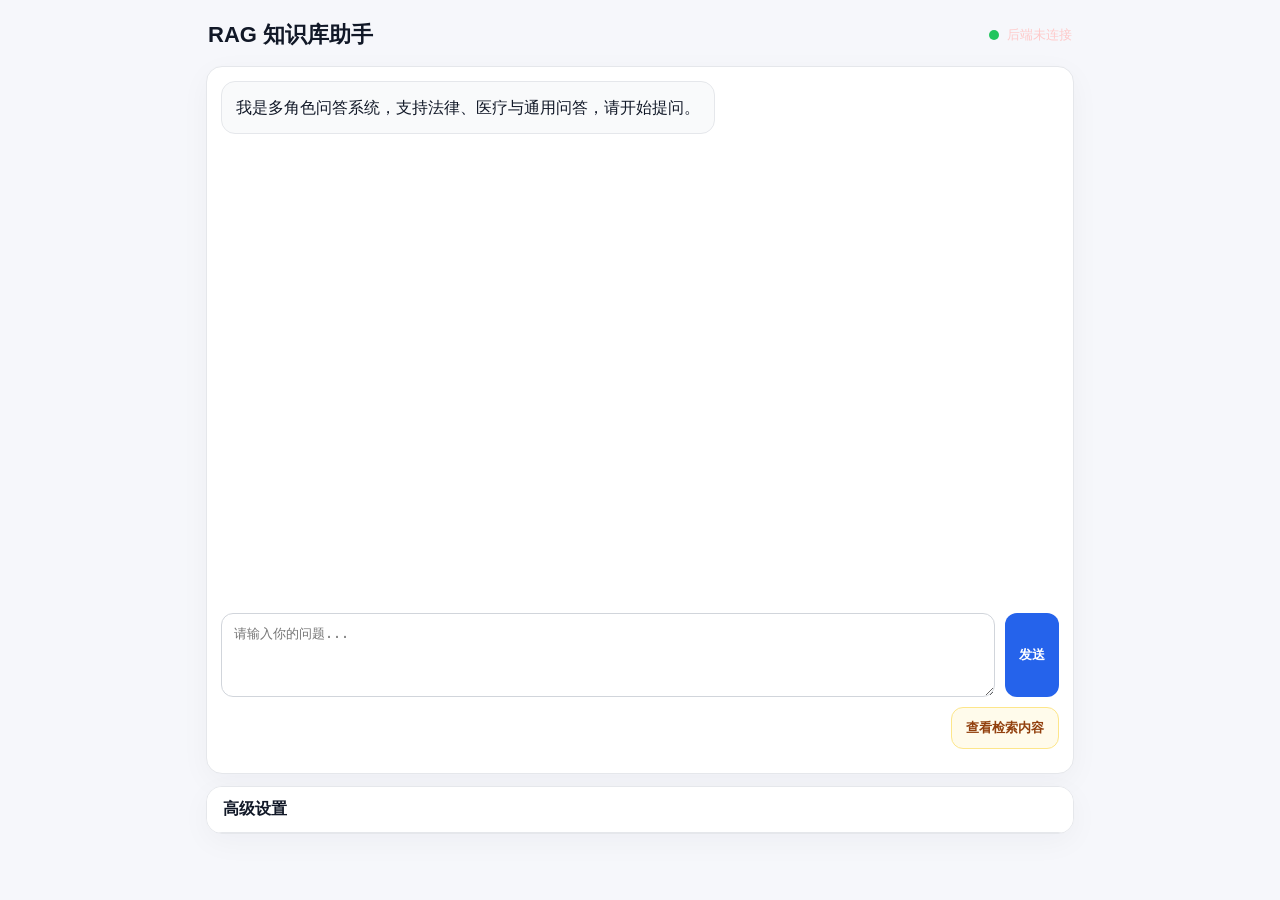
<file: 研发/frontend/index.html>
<!DOCTYPE html>
<html lang="zh-CN">
<head>
  <meta charset="UTF-8" />
  <meta name="viewport" content="width=device-width, initial-scale=1.0" />
  <title>RAG 知识库助手</title>
  <link rel="stylesheet" href="./styles.css" />
</head>
<body>
  <div class="app minimal">
    <header class="top">
      <div>
        <h1>RAG 知识库助手</h1>
      </div>
      <div class="status"><span class="dot"></span><span id="serviceStatus">待检查</span></div>
    </header>

    <section class="card chat-card">
      <div class="chat" id="chat"></div>
      <div class="composer">
        <textarea id="question" placeholder="请输入你的问题..."></textarea>
        <button class="btn-primary" id="btnSend">发送</button>
      </div>
      <div class="answer-actions">
        <button class="btn-warn" id="btnShowRetrieved" disabled>查看检索内容</button>
      </div>
      <div class="tiny" id="metaLine"></div>
    </section>

    <div class="modal-backdrop" id="retrievedModal" hidden>
      <div class="modal-card" role="dialog" aria-modal="true" aria-labelledby="retrievedModalTitle">
        <div class="modal-header">
          <h2 id="retrievedModalTitle">检索内容</h2>
          <button class="btn-secondary" id="btnCloseRetrieved">关闭</button>
        </div>
        <div class="modal-body" id="retrievedModalBody">
          <div class="modal-section">
            <div class="modal-section-title">相关检索</div>
            <div class="modal-section-body" id="retrievedRelevantBody"></div>
          </div>
          <div class="modal-section">
            <div class="modal-section-title">无关检索</div>
            <div class="modal-section-body" id="retrievedIrrelevantBody"></div>
          </div>
          <div class="modal-section">
            <div class="modal-section-title">长期记忆</div>
            <div class="modal-section-body" id="retrievedMemoryBody"></div>
          </div>
        </div>
      </div>
    </div>

    <details class="card settings">
      <summary>高级设置</summary>
      <div class="settings-body">
        <div class="toolbar-grid">
          <input id="baseUrl" value="http://127.0.0.1:8002" aria-label="后端地址" />
          <select id="roleName" aria-label="角色">
            <option value="assistant">assistant</option>
            <option value="lawyer">lawyer</option>
            <option value="doctor">doctor</option>
          </select>
          <input id="topK" type="number" value="8" min="1" max="50" aria-label="top_k" />
          <input id="bm25TopK" type="number" value="30" min="1" max="200" aria-label="bm25_top_k" />
          <input id="rerankTopK" type="number" value="5" min="1" max="50" aria-label="rerank_top_k" />
          <input id="maxTokens" type="number" value="1024" min="1" max="4096" aria-label="max_tokens" />
        </div>

        <div class="toolbar-actions">
          <button class="btn-secondary" id="btnStream">流式回答</button>
          <button class="btn-secondary" id="btnChat">普通回答</button>
          <button class="btn-danger" id="btnReset">重置会话</button>
          <button class="btn-secondary" id="btnHealth">检查服务</button>
        </div>

        <div class="tiny" id="hint">提示：先确认后端已启动，然后直接提问。</div>

        <div class="panel">
          <div class="section-title">
            <h2>快捷提问</h2>
            <button class="btn-secondary" id="btnRefreshQuick">刷新快捷提问</button>
          </div>
          <div class="toolbar-actions" style="margin-bottom: 10px;">
            <button class="btn-secondary quick-filter" data-category="law">法律</button>
            <button class="btn-secondary quick-filter" data-category="medical">医疗</button>
            <button class="btn-secondary quick-filter" data-category="assistant">通用</button>
          </div>
          <div class="chips" id="chips">
            <div class="chip">农业垃圾回收归哪个部门管？</div>
            <div class="chip">高血压危险分层怎么判断？</div>
            <div class="chip">合同违约责任有哪些？</div>
            <div class="chip">医生回答会保存到长期记忆吗？</div>
          </div>
        </div>

        <div class="panel">
          <div class="section-title"><h2>最近检索结果</h2><span class="badge" id="retrievedCount">0</span></div>
          <div class="retrieved-box" id="retrievedPanel"><div class="footer-note">回答后会显示最近一次检索结果。</div></div>
        </div>

        <div class="panel">
          <div class="section-title"><h2>性能统计</h2><span class="badge">实时</span></div>
          <div class="metrics-grid" id="metricsGrid">
            <div class="metric"><span>总检索</span><strong id="metricRetrievalMs">-</strong></div>
            <div class="metric"><span>向量召回</span><strong id="metricDenseMs">-</strong></div>
            <div class="metric"><span>BM25 召回</span><strong id="metricBm25Ms">-</strong></div>
            <div class="metric"><span>记忆召回</span><strong id="metricMemoryMs">-</strong></div>
            <div class="metric"><span>重排</span><strong id="metricRerankMs">-</strong></div>
            <div class="metric"><span>Prompt 字符</span><strong id="metricPromptChars">-</strong></div>
          </div>
        </div>

        <div class="panel">
          <div class="section-title"><h2>Prompt 预览</h2><span class="badge">调试</span></div>
          <div class="footer-note" id="promptPreview">暂无预览内容。</div>
        </div>
      </div>
    </details>
  </div>
  <script src="./app.js"></script>
</body>
</html>
</file>
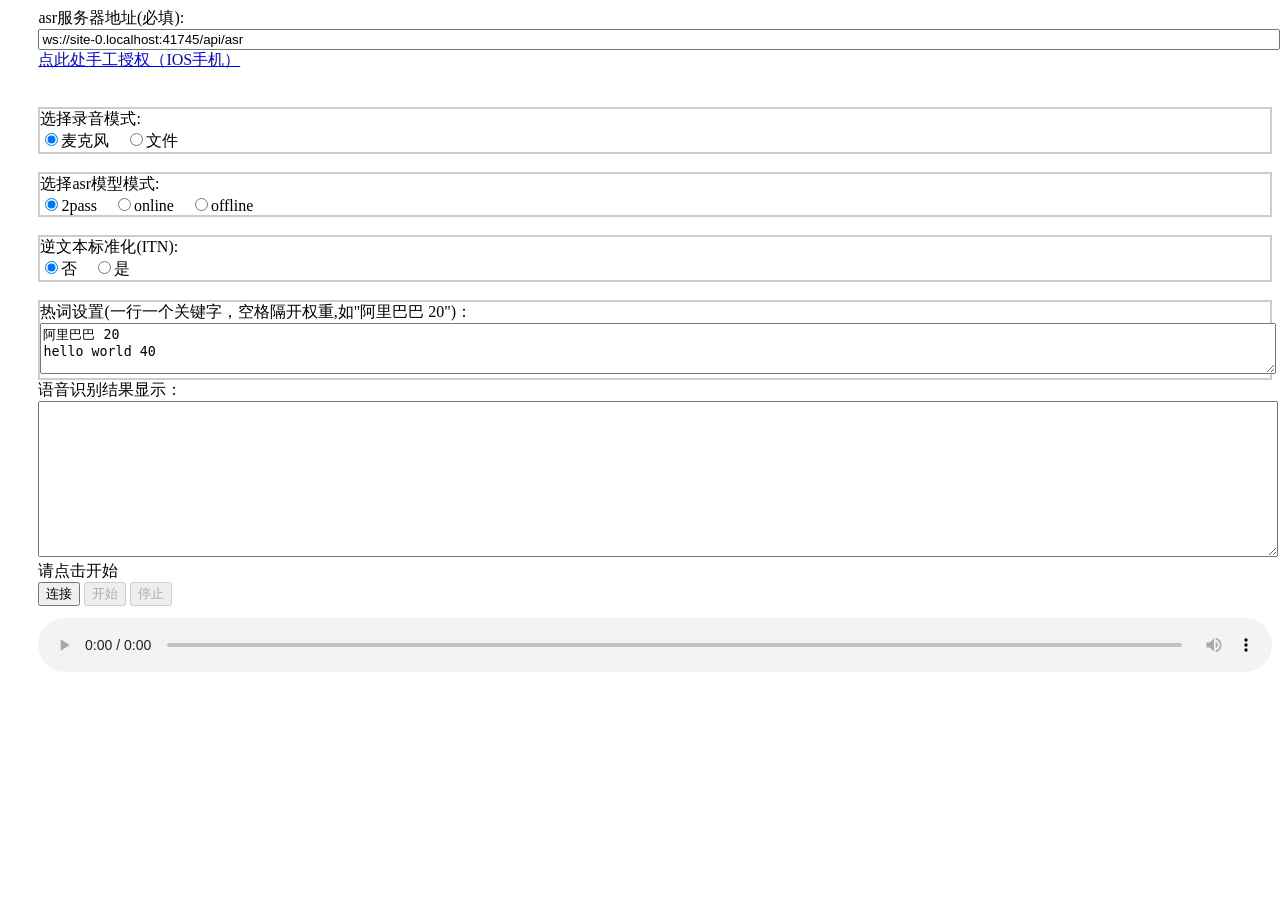
<file: 实训2第一周/LiveTalking/web/web/asr/index.html>
<!DOCTYPE html>
<html>
	<head>
		<meta charset="utf-8" />
		<meta name="viewport" content="width=device-width,initial-scale=1" />
		<title>语音识别</title>
 
	</head>
	<body style="margin-left: 3%">
		<script src="recorder-core.js" charset="UTF-8"></script>
		<script src="wav.js" charset="UTF-8"></script>
		<script src="pcm.js" charset="UTF-8"></script>

		 
		<div class="div_class_topArea">

			<div class="div_class_recordControl">
				asr服务器地址(必填):
				<br>
				<input id="wssip" type="text" onchange="addresschange()" style=" width: 100%;height:100%" value="wss://www.funasr.com:10096/"/>
				<br>
				<a id="wsslink"  href="#" onclick="window.open('https://127.0.0.1:10095/', '_blank')"><div id="info_wslink">点此处手工授权wss://127.0.0.1:10095/</div></a>
				<br>
			<br>  
			<div  style="border:2px solid #ccc;">
				选择录音模式:<br/>
    
        <label><input name="recoder_mode" onclick="on_recoder_mode_change()" type="radio" value="mic" checked="true"/>麦克风 </label>&nbsp;&nbsp;
        <label><input name="recoder_mode" onclick="on_recoder_mode_change()" type="radio" value="file" />文件 </label> 

				</div>
				
				<br>
				 <div id="mic_mode_div" style="border:2px solid #ccc;display:block;">
				选择asr模型模式:<br/>
    
      <label><input name="asr_mode" type="radio" value="2pass" checked="true"/>2pass </label>&nbsp;&nbsp;
      <label><input name="asr_mode" type="radio" value="online" />online </label>&nbsp;&nbsp;
      <label><input name="asr_mode" type="radio" value="offline" />offline </label>

				</div>
				
				<div id="rec_mode_div" style="border:2px solid #ccc;display:none;">
		 
    
		          <input type="file" id="upfile">

				</div>
				<br>
				<div id="use_itn_div" style="border:2px solid #ccc;display:block;">
					逆文本标准化(ITN):<br/>
					<label><input name="use_itn" type="radio" value="false" checked="true"/>否 </label>&nbsp;&nbsp;
					<label><input name="use_itn" type="radio" value="true" />是 </label>
			   </div>
			   <br>
		        <div  style="border:2px solid #ccc;">
					热词设置(一行一个关键字，空格隔开权重,如"阿里巴巴 20")：
					<br>
	
	
					<textarea rows="3"  id="varHot"  style=" width: 100%;height:100%" >阿里巴巴 20&#13;hello world 40</textarea>
					<br>
	
					</div>
				语音识别结果显示：
				<br>
				
				<textarea rows="10"  id="varArea" readonly="true" style=" width: 100%;height:100%" ></textarea>
				<br>
                <div id="info_div">请点击开始</div>
				<div class="div_class_buttons">
					<button id="btnConnect">连接</button>
					<button id="btnStart">开始</button>
					<button id="btnStop">停止</button>
 
				</div>
                
				<audio id="audio_record" type="audio/wav" controls style="margin-top: 12px; width: 100%;"></audio>
			</div>
		</div>

 		<script src="wsconnecter.js" charset="utf-8"></script>
		<script src="main.js" charset="utf-8"></script>
		

 
				
	</body>
</html>
</file>
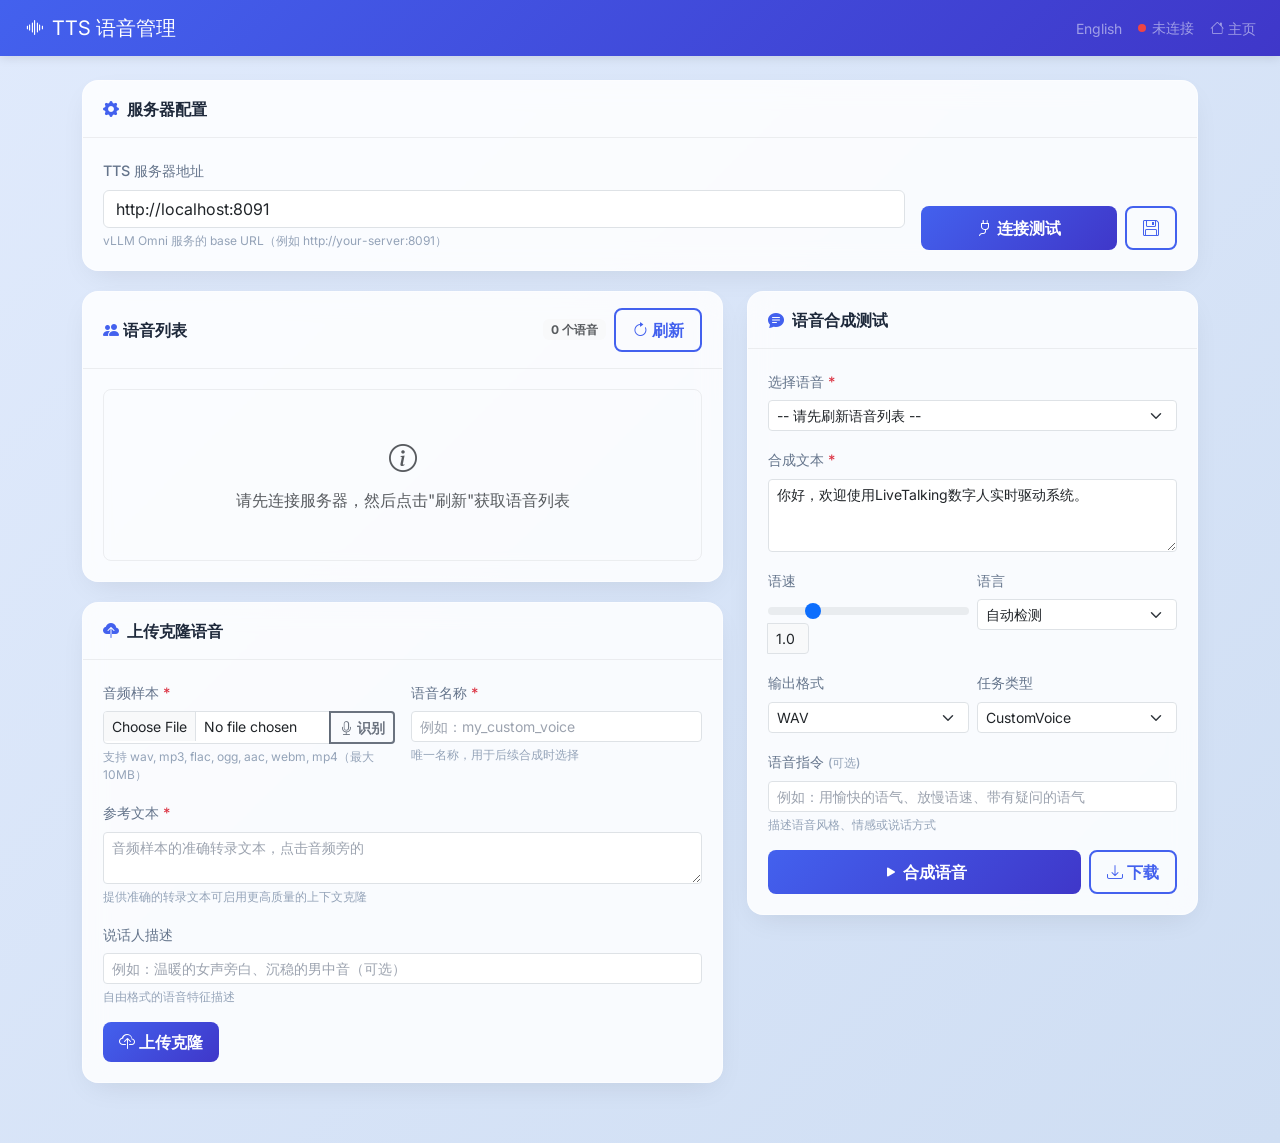
<file: 实训2第一周/LiveTalking/web/web/tts/index.html>
<!DOCTYPE html>
<html lang="zh-CN">

<head>
    <meta charset="UTF-8">
    <meta name="viewport" content="width=device-width, initial-scale=1.0">
    <title>TTS 语音管理 - LiveTalking</title>
    <link href="https://fonts.googleapis.com/css2?family=Inter:wght@400;500;600;700&display=swap" rel="stylesheet">
    <link href="https://cdn.jsdelivr.net/npm/bootstrap@5.3.0/dist/css/bootstrap.min.css" rel="stylesheet">
    <link rel="stylesheet" href="https://cdn.jsdelivr.net/npm/bootstrap-icons@1.10.0/font/bootstrap-icons.css">
    <style>
        :root {
            --primary-bg: #f0f4fc;
            --card-bg: rgba(255, 255, 255, 0.85);
            --text-dark: #1e293b;
            --text-muted: #64748b;
            --accent-primary: #4361ee;
            --accent-secondary: #3f37c9;
            --danger-color: #ef4444;
            --success-color: #10b981;
            --warning-color: #f59e0b;
            --glass-border: rgba(255, 255, 255, 0.4);
            --border-radius: 16px;
        }

        body {
            font-family: 'Inter', system-ui, -apple-system, sans-serif;
            background: linear-gradient(135deg, #e0eafc 0%, #cfdef3 100%);
            color: var(--text-dark);
            min-height: 100vh;
            padding-bottom: 40px;
        }

        /* Navbar */
        .navbar-custom {
            background: linear-gradient(135deg, #4361ee, #3f37c9);
            box-shadow: 0 2px 10px rgba(0, 0, 0, 0.1);
        }

        /* Glass Card */
        .glass-card {
            background: var(--card-bg);
            backdrop-filter: blur(12px);
            -webkit-backdrop-filter: blur(12px);
            border: 1px solid var(--glass-border);
            border-radius: var(--border-radius);
            box-shadow: 0 10px 30px -10px rgba(0, 0, 0, 0.1);
            margin-bottom: 20px;
        }

        .glass-card .card-header {
            background: transparent;
            border-bottom: 1px solid rgba(0, 0, 0, 0.06);
            padding: 16px 20px;
            font-weight: 600;
            display: flex;
            align-items: center;
            gap: 8px;
        }

        .glass-card .card-header i {
            color: var(--accent-primary);
        }

        .glass-card .card-body {
            padding: 20px;
        }

        /* Buttons */
        .btn-primary-custom {
            background: linear-gradient(135deg, #4361ee, #3f37c9);
            border: none;
            color: #fff;
            font-weight: 600;
            border-radius: 8px;
            padding: 8px 16px;
            cursor: pointer;
            transition: transform 0.2s, box-shadow 0.2s;
        }

        .btn-primary-custom:hover {
            transform: translateY(-1px);
            box-shadow: 0 4px 14px rgba(67, 97, 238, 0.3);
            color: #fff;
        }

        .btn-primary-custom:active {
            transform: translateY(0);
        }

        .btn-primary-custom:disabled {
            opacity: 0.6;
            transform: none;
            box-shadow: none;
            cursor: not-allowed;
        }

        .btn-outline-custom {
            border: 2px solid var(--accent-primary);
            color: var(--accent-primary);
            font-weight: 600;
            border-radius: 8px;
            padding: 8px 16px;
            background: transparent;
            cursor: pointer;
            transition: all 0.2s;
        }

        .btn-outline-custom:hover {
            background: var(--accent-primary);
            color: #fff;
        }

        .btn-outline-custom:active {
            transform: scale(0.97);
        }

        .btn-danger-custom {
            background: #ef4444;
            border: none;
            color: #fff;
            font-weight: 600;
            border-radius: 8px;
            padding: 8px 16px;
            cursor: pointer;
            transition: transform 0.2s, box-shadow 0.2s;
        }

        .btn-danger-custom:hover {
            transform: translateY(-1px);
            box-shadow: 0 4px 14px rgba(239, 68, 68, 0.3);
        }

        /* Form */
        label {
            font-weight: 500;
            font-size: 0.9rem;
            color: var(--text-muted);
            margin-bottom: 4px;
        }

        .param-hint {
            font-size: 0.75rem;
            color: #94a3b8;
        }

        ::placeholder {
            color: #9ca3af !important;
            opacity: 1;
        }

        /* Voice List */
        .voice-table {
            width: 100%;
            font-size: 0.9rem;
        }

        .voice-table th {
            color: var(--text-muted);
            font-weight: 600;
            text-transform: uppercase;
            font-size: 0.8rem;
            letter-spacing: 0.5px;
            border-bottom: 2px solid rgba(0, 0, 0, 0.05);
            padding: 10px 12px;
        }

        .voice-table td {
            padding: 10px 12px;
            vertical-align: middle;
            border-bottom: 1px solid rgba(0, 0, 0, 0.04);
        }

        .voice-table tbody tr {
            transition: background 0.2s;
        }

        .voice-table tbody tr:hover {
            background: rgba(67, 97, 238, 0.04);
        }

        .badge-preset {
            background: #dbeafe;
            color: #1e40af;
            font-size: 0.7rem;
            padding: 3px 8px;
            border-radius: 12px;
        }

        .badge-uploaded {
            background: #d1fae5;
            color: #065f46;
            font-size: 0.7rem;
            padding: 3px 8px;
            border-radius: 12px;
        }

        .voice-list-container {
            max-height: 380px;
            overflow-y: auto;
            border-radius: 8px;
            border: 1px solid rgba(0, 0, 0, 0.06);
        }

        /* Audio Player */
        .audio-preview {
            width: 100%;
            margin-top: 12px;
            border-radius: 8px;
        }

        /* Loading Spinner */
        .spinner-overlay {
            display: none;
            position: fixed;
            top: 0;
            left: 0;
            width: 100%;
            height: 100%;
            background: rgba(0, 0, 0, 0.3);
            z-index: 9999;
            justify-content: center;
            align-items: center;
        }

        .spinner-overlay.show {
            display: flex;
        }

        .spinner-box {
            background: #fff;
            border-radius: 16px;
            padding: 30px 40px;
            text-align: center;
            box-shadow: 0 20px 40px rgba(0, 0, 0, 0.15);
        }

        /* Toast */
        .toast-container {
            position: fixed;
            top: 20px;
            right: 20px;
            z-index: 10000;
        }

        .custom-toast {
            border-radius: 10px;
            padding: 12px 20px;
            margin-bottom: 10px;
            color: #fff;
            font-weight: 500;
            box-shadow: 0 8px 24px rgba(0, 0, 0, 0.15);
            animation: slideIn 0.3s ease;
            min-width: 280px;
        }

        .custom-toast.success {
            background: linear-gradient(135deg, #10b981, #059669);
        }

        .custom-toast.error {
            background: linear-gradient(135deg, #ef4444, #dc2626);
        }

        .custom-toast.info {
            background: linear-gradient(135deg, #4361ee, #3f37c9);
        }

        @keyframes slideIn {
            from {
                transform: translateX(100%);
                opacity: 0;
            }
            to {
                transform: translateX(0);
                opacity: 1;
            }
        }

        /* Server status indicator */
        .server-status {
            display: inline-flex;
            align-items: center;
            gap: 6px;
            font-size: 0.85rem;
        }

        .status-dot {
            width: 8px;
            height: 8px;
            border-radius: 50%;
            display: inline-block;
        }

        .status-dot.on {
            background: #10b981;
        }

        .status-dot.off {
            background: #ef4444;
        }

        /* Waveform animation */
        .playing-indicator {
            display: none;
            align-items: center;
            gap: 2px;
            margin-left: 8px;
        }

        .playing-indicator.active {
            display: inline-flex;
        }

        .wave-bar {
            width: 3px;
            background: var(--accent-primary);
            border-radius: 2px;
            animation: wave 0.8s ease-in-out infinite;
        }

        .wave-bar:nth-child(1) {
            height: 10px;
            animation-delay: 0s;
        }

        .wave-bar:nth-child(2) {
            height: 18px;
            animation-delay: 0.1s;
        }

        .wave-bar:nth-child(3) {
            height: 14px;
            animation-delay: 0.2s;
        }

        .wave-bar:nth-child(4) {
            height: 20px;
            animation-delay: 0.3s;
        }

        .wave-bar:nth-child(5) {
            height: 12px;
            animation-delay: 0.4s;
        }

        @keyframes wave {
            0%,
            100% {
                transform: scaleY(0.5);
            }
            50% {
                transform: scaleY(1.2);
            }
        }
    </style>
</head>

<body>

    <!-- Spinner Overlay -->
    <div class="spinner-overlay" id="spinnerOverlay">
        <div class="spinner-box">
            <div class="spinner-border text-primary mb-2" role="status"></div>
            <div class="fw-bold" id="spinnerText">处理中...</div>
        </div>
    </div>

    <!-- Toast Container -->
    <div class="toast-container" id="toastContainer"></div>

    <!-- Navbar -->
    <nav class="navbar navbar-dark navbar-custom">
        <div class="container-fluid px-4">
            <span class="navbar-brand"><i class="bi bi-soundwave me-2"></i>TTS 语音管理</span>
            <div class="d-flex align-items-center gap-3">
                <a href="/tts/index-en.html" class="text-white-50 small text-decoration-none">English</a>
                <span class="server-status text-white-50">
                    <span class="status-dot off" id="serverDot"></span>
                    <span id="serverStatusText">未连接</span>
                </span>
                <a href="/index.html" class="text-white-50 small text-decoration-none"><i class="bi bi-house"></i> 主页</a>
            </div>
        </div>
    </nav>

    <div class="container mt-4">

        <!-- Server Configuration -->
        <div class="glass-card">
            <div class="card-header"><i class="bi bi-gear-fill"></i> 服务器配置</div>
            <div class="card-body">
                <div class="row g-3 align-items-end">
                    <div class="col-md-9">
                        <label class="form-label">TTS 服务器地址</label>
                        <input type="text" class="form-control" id="serverUrl"
                        placeholder="http://localhost:8091"
                        value="http://localhost:8091">
                        <div class="param-hint mt-1">vLLM Omni 服务的 base URL（例如 http://your-server:8091）</div>
                    </div>
                    <div class="col-md-3 d-flex gap-2">
                        <button class="btn-primary-custom flex-grow-1" onclick="checkServer()">
                            <i class="bi bi-plug"></i> 连接测试
                        </button>
                        <button class="btn-outline-custom" onclick="saveConfig()" title="保存配置">
                            <i class="bi bi-floppy"></i>
                        </button>
                    </div>
                </div>
            </div>
        </div>

        <div class="row">
            <!-- Left Column: Voice List & Clone -->
            <div class="col-lg-7">
                <!-- Voice List -->
                <div class="glass-card">
                    <div class="card-header d-flex justify-content-between align-items-center">
                        <span><i class="bi bi-people-fill"></i> 语音列表</span>
                        <div class="d-flex gap-2 align-items-center">
                            <span class="badge bg-light text-muted" id="voiceCount">0 个语音</span>
                            <button class="btn-outline-custom btn-sm" onclick="refreshVoices()">
                                <i class="bi bi-arrow-clockwise"></i> 刷新
                            </button>
                        </div>
                    </div>
                    <div class="card-body">
                        <div class="voice-list-container" id="voiceListContainer">
                            <div class="text-center text-muted py-5">
                                <i class="bi bi-info-circle fs-3 d-block mb-2"></i>
                                请先连接服务器，然后点击"刷新"获取语音列表
                            </div>
                        </div>
                    </div>
                </div>

                <!-- Upload / Clone Voice -->
                <div class="glass-card">
                    <div class="card-header"><i class="bi bi-cloud-upload-fill"></i> 上传克隆语音</div>
                    <div class="card-body">
                        <form id="cloneForm" onsubmit="return false;">
                            <input type="hidden" id="cloneConsent">
                            <div class="row g-3">
                                <div class="col-md-6">
                                    <label class="form-label">音频样本 <span class="text-danger">*</span></label>
                                    <div class="input-group input-group-sm">
                                        <input type="file" class="form-control form-control-sm" id="cloneAudioFile"
                                        accept="audio/*" onchange="onAudioFileChange()">
                                        <button class="btn btn-outline-custom btn-sm" type="button" id="btnTranscribe" disabled
                                        onclick="transcribeAudio()" title="自动识别音频文本">
                                            <i class="bi bi-mic"></i> 识别
                                        </button>
                                    </div>
                                    <div class="param-hint mt-1">支持 wav, mp3, flac, ogg, aac, webm, mp4（最大 10MB）</div>
                                </div>
                                <div class="col-md-6">
                                    <label class="form-label">语音名称 <span class="text-danger">*</span></label>
                                    <input type="text" class="form-control form-control-sm" id="cloneName"
                                    placeholder="例如：my_custom_voice">
                                    <div class="param-hint mt-1">唯一名称，用于后续合成时选择</div>
                                </div>
                                <div class="col-12">
                                    <label class="form-label">参考文本 <span class="text-danger">*</span></label>
                                    <textarea class="form-control form-control-sm" id="cloneRefText" rows="2"
                                    placeholder="音频样本的准确转录文本，点击音频旁的"识别"按钮自动生成"></textarea>
                                    <div class="param-hint mt-1">提供准确的转录文本可启用更高质量的上下文克隆</div>
                                </div>
                                <div class="col-12">
                                    <label class="form-label">说话人描述</label>
                                    <input type="text" class="form-control form-control-sm" id="cloneDescription"
                                    placeholder="例如：温暖的女声旁白、沉稳的男中音（可选）">
                                    <div class="param-hint mt-1">自由格式的语音特征描述</div>
                                </div>
                                <div class="col-12">
                                    <button type="button" class="btn-primary-custom" onclick="uploadVoice()" id="btnUpload">
                                        <i class="bi bi-cloud-upload"></i> 上传克隆
                                    </button>
                                </div>
                            </div>
                        </form>
                    </div>
                </div>
            </div>

            <!-- Right Column: Speech Synthesis -->
            <div class="col-lg-5">
                <div class="glass-card">
                    <div class="card-header"><i class="bi bi-chat-text-fill"></i> 语音合成测试</div>
                    <div class="card-body">
                        <div class="mb-3">
                            <label class="form-label">选择语音 <span class="text-danger">*</span></label>
                            <select class="form-select form-select-sm" id="synthVoice">
                                <option value="">-- 请先刷新语音列表 --</option>
                            </select>
                        </div>

                        <div class="mb-3">
                            <label class="form-label">合成文本 <span class="text-danger">*</span></label>
                            <textarea class="form-control form-control-sm" id="synthText" rows="3"
                        placeholder="输入要合成语音的文本...">你好，欢迎使用LiveTalking数字人实时驱动系统。</textarea>
                    </div>

                    <div class="row g-2 mb-3">
                        <div class="col-md-6">
                            <label class="form-label">语速</label>
                            <div class="input-group input-group-sm">
                                <input type="range" class="form-range" id="synthSpeed" min="0.25" max="4.0" step="0.05" value="1.0"
                                oninput="document.getElementById('synthSpeedVal').textContent=this.value">
                                <span class="input-group-text" id="synthSpeedVal" style="min-width:42px;">1.0</span>
                            </div>
                        </div>
                        <div class="col-md-6">
                            <label class="form-label">语言</label>
                            <select class="form-select form-select-sm" id="synthLanguage">
                                <option value="Auto">自动检测</option>
                                <option value="Chinese">中文</option>
                                <option value="English">English</option>
                                <option value="Japanese">日本語</option>
                                <option value="Korean">한국어</option>
                                <option value="German">Deutsch</option>
                                <option value="French">Français</option>
                                <option value="Russian">Русский</option>
                                <option value="Portuguese">Português</option>
                                <option value="Spanish">Español</option>
                                <option value="Italian">Italiano</option>
                            </select>
                        </div>
                    </div>

                    <div class="row g-2 mb-3">
                        <div class="col-md-6">
                            <label class="form-label">输出格式</label>
                            <select class="form-select form-select-sm" id="synthFormat">
                                <option value="wav">WAV</option>
                                <option value="mp3">MP3</option>
                                <option value="flac">FLAC</option>
                                <option value="aac">AAC</option>
                                <option value="opus">Opus</option>
                                <option value="pcm">PCM</option>
                            </select>
                        </div>
                        <div class="col-md-6">
                            <label class="form-label">任务类型</label>
                            <select class="form-select form-select-sm" id="synthTaskType">
                                <option value="CustomVoice">CustomVoice</option>
                                <option value="VoiceDesign">VoiceDesign</option>
                                <option value="Base">Base（需克隆语音）</option>
                            </select>
                        </div>
                    </div>

                    <div class="mb-3">
                        <label class="form-label">语音指令 <span class="param-hint">(可选)</span></label>
                        <input type="text" class="form-control form-control-sm" id="synthInstructions"
                        placeholder="例如：用愉快的语气、放慢语速、带有疑问的语气">
                        <div class="param-hint mt-1">描述语音风格、情感或说话方式</div>
                    </div>

                    <div class="d-flex gap-2">
                        <button class="btn-primary-custom flex-grow-1" onclick="synthesize()" id="btnSynthesize">
                            <i class="bi bi-play-fill"></i> 合成语音
                        </button>
                        <button class="btn-outline-custom" onclick="downloadAudio()" id="btnDownload" disabled>
                            <i class="bi bi-download"></i> 下载
                        </button>
                    </div>

                    <!-- Audio Preview -->
                    <div id="audioPreviewSection" style="display:none; margin-top:16px;">
                        <div class="d-flex align-items-center gap-2 mb-2">
                            <span class="fw-bold small">合成结果</span>
                            <div class="playing-indicator" id="playingIndicator">
                                <div class="wave-bar"></div>
                                <div class="wave-bar"></div>
                                <div class="wave-bar"></div>
                                <div class="wave-bar"></div>
                                <div class="wave-bar"></div>
                            </div>
                        </div>
                        <audio id="audioPreview" class="audio-preview" controls></audio>
                    </div>
                </div>
            </div>
        </div>

        <!-- Advanced: Ref Audio Settings -->
        <div class="glass-card" id="refAudioCard" style="display:none;">
            <div class="card-header"><i class="bi bi-sliders"></i> 高级：参考音频设置 (Base 模式)</div>
            <div class="card-body">
                <div class="row g-3">
                    <div class="col-md-4">
                        <label class="form-label">参考音频 URL</label>
                        <input type="text" class="form-control form-control-sm" id="refAudioUrl"
                        placeholder="http://... 或 data:audio/wav;base64,...">
                        <div class="param-hint mt-1">远程 URL 或 base64 data URL</div>
                    </div>
                    <div class="col-md-4">
                        <label class="form-label">参考文本</label>
                        <input type="text" class="form-control form-control-sm" id="refText"
                        placeholder="参考音频的转录文本">
                    </div>
                    <div class="col-md-4 d-flex align-items-end">
                        <div class="form-check form-switch">
                            <input class="form-check-input" type="checkbox" id="xVectorOnly">
                            <label class="form-check-label small">仅使用 X-Vector 模式 <span class="param-hint">(更快，质量略低)</span></label>
                        </div>
                    </div>
                </div>
            </div>
        </div>
    </div>

        <!-- Hidden audio blob store -->
        <script>
            // ==================== State ====================
            let audioBlob = null;
            let audioUrl = null;
            let currentVoices = { voices: [], uploaded_voices: [] };

            // ==================== Utilities ====================
            function getBaseUrl() {
                return document.getElementById('serverUrl').value.replace(/\/+$/, '');
            }

            function showSpinner(text = '处理中...') {
                document.getElementById('spinnerText').textContent = text;
                document.getElementById('spinnerOverlay').classList.add('show');
            }

            function hideSpinner() {
                document.getElementById('spinnerOverlay').classList.remove('show');
            }

            function showToast(message, type = 'info') {
                const container = document.getElementById('toastContainer');
                const toast = document.createElement('div');
                toast.className = `custom-toast ${type}`;
                toast.innerHTML = message;
                container.appendChild(toast);
                setTimeout(() => {
                    toast.style.opacity = '0';
                    toast.style.transition = 'opacity 0.3s';
                    setTimeout(() => toast.remove(), 300);
                }, 3500);
            }

            function setServerStatus(connected) {
                const dot = document.getElementById('serverDot');
                const text = document.getElementById('serverStatusText');
                if (connected) {
                    dot.className = 'status-dot on';
                    text.textContent = '已连接';
                } else {
                    dot.className = 'status-dot off';
                    text.textContent = '未连接';
                }
            }

            // ==================== Server Config ====================
            function saveConfig() {
                const config = {
                    serverUrl: document.getElementById('serverUrl').value,
                };
                localStorage.setItem('tts_config', JSON.stringify(config));
                showToast('<i class="bi bi-check-circle me-1"></i>配置已保存到本地', 'success');
            }

            function loadConfig() {
                try {
                    const saved = localStorage.getItem('tts_config');
                    if (saved) {
                        const config = JSON.parse(saved);
                        if (config.serverUrl) document.getElementById('serverUrl').value = config.serverUrl;
                    }
                } catch (e) { /* ignore */ }
            }

            // ==================== Server Check ====================
            async function checkServer() {
                const baseUrl = getBaseUrl();
                if (!baseUrl) {
                    showToast('<i class="bi bi-exclamation-triangle me-1"></i>请输入服务器地址', 'error');
                    return;
                }

                showSpinner('正在连接服务器...');
                setServerStatus(false);

                try {
                    const resp = await fetch(`${baseUrl}/v1/audio/voices`, {
                        method: 'GET',
                        headers: { 'Content-Type': 'application/json' },
                    });

                    if (resp.ok) {
                        const data = await resp.json();
                        currentVoices = data;
                        renderVoiceList(data);
                        populateVoiceSelect(data);
                        setServerStatus(true);
                        const presetCount = data.voices?.filter(v => !(data.uploaded_voices || []).map(u => u.name).includes(v)).length || 0;
                        const uploadCount = data.uploaded_voices?.length || 0;
                        showToast(`<i class="bi bi-check-circle me-1"></i>连接成功！发现 ${presetCount} 个预设语音，${uploadCount} 个已上传语音`, 'success');
                    } else {
                        const errText = await resp.text();
                        showToast(`<i class="bi bi-x-circle me-1"></i>服务器返回错误: ${resp.status} ${resp.statusText}`, 'error');
                        console.error('Server check failed:', resp.status, errText);
                    }
                } catch (e) {
                    showToast(`<i class="bi bi-x-circle me-1"></i>无法连接到服务器: ${e.message}`, 'error');
                    console.error('Connection error:', e);
                } finally {
                    hideSpinner();
                }
            }

            // ==================== Voice List ====================
            async function refreshVoices() {
                const baseUrl = getBaseUrl();
                if (!baseUrl) {
                    showToast('<i class="bi bi-exclamation-triangle me-1"></i>请先配置服务器地址', 'error');
                    return;
                }

                showSpinner('正在获取语音列表...');

                try {
                    const resp = await fetch(`${baseUrl}/v1/audio/voices`);
                    if (!resp.ok) {
                        const errText = await resp.text();
                        throw new Error(`${resp.status} ${resp.statusText}: ${errText}`);
                    }

                    const data = await resp.json();
                    currentVoices = data;
                    renderVoiceList(data);
                    populateVoiceSelect(data);
                    setServerStatus(true);

                    const uploadedNames = (data.uploaded_voices || []).map(v => v.name);
                    const presetCount = (data.voices || []).filter(v => !uploadedNames.includes(v)).length;
                    const total = presetCount + (data.uploaded_voices?.length || 0);
                    showToast(`<i class="bi bi-check-circle me-1"></i>已刷新，共 ${total} 个语音`, 'success');
                } catch (e) {
                    showToast(`<i class="bi bi-x-circle me-1"></i>获取失败: ${e.message}`, 'error');
                    console.error('Refresh voices error:', e);
                } finally {
                    hideSpinner();
                }
            }

            function renderVoiceList(data) {
                const container = document.getElementById('voiceListContainer');
                const countEl = document.getElementById('voiceCount');

                const uploadedVoices = data.uploaded_voices || [];
                const uploadedNames = new Set(uploadedVoices.map(v => v.name));
                const presetVoices = (data.voices || []).filter(v => !uploadedNames.has(v));
                const total = presetVoices.length + uploadedVoices.length;

                countEl.textContent = `${total} 个语音`;

                if (total === 0) {
                    container.innerHTML = `
                            <div class="text-center text-muted py-5">
                                <i class="bi bi-inbox fs-3 d-block mb-2"></i>
                                暂无语音，请上传克隆语音
                            </div>`;
                    return;
                }

                let html = `
                        <table class="voice-table table table-borderless mb-0">
                            <thead>
                                <tr>
                                    <th>名称</th>
                                    <th>类型</th>
                                    <th>描述 / 参考文本</th>
                                    <th>操作</th>
                                </tr>
                            </thead>
                            <tbody>`;

                // Preset voices
                for (const v of presetVoices) {
                    html += `
                                <tr>
                                    <td><strong>${escapeHtml(v)}</strong></td>
                                    <td><span class="badge-preset">预设</span></td>
                                    <td><span class="text-muted small">—</span></td>
                                    <td>
                                        <button class="btn btn-sm btn-outline-custom py-0 px-2" onclick="selectVoice('${escapeHtml(v)}')" title="选用此语音">
                                            <i class="bi bi-check2"></i>
                                        </button>
                                    </td>
                                </tr>`;
                }

                // Uploaded voices
                for (const v of uploadedVoices) {
                    const desc = v.speaker_description || v.ref_text || '—';
                    const created = v.created_at ? new Date(v.created_at * 1000).toLocaleDateString('zh-CN') : '';
                    html += `
                                <tr>
                                    <td><strong>${escapeHtml(v.name)}</strong></td>
                                    <td><span class="badge-uploaded">已上传</span></td>
                                    <td>
                                        <span class="small">${escapeHtml(desc)}</span>
                                        ${created ? `<br><span class="param-hint">${created}</span>` : ''}
                                    </td>
                                    <td>
                                        <button class="btn btn-sm btn-outline-custom py-0 px-2" onclick="selectVoice('${escapeHtml(v.name)}')" title="选用此语音">
                                            <i class="bi bi-check2"></i>
                                        </button>
                                        <button class="btn btn-sm text-danger py-0 px-1" onclick="deleteVoice('${escapeHtml(v.name)}')" title="删除此语音">
                                            <i class="bi bi-trash3"></i>
                                        </button>
                                    </td>
                                </tr>`;
                }

                html += '</tbody></table>';
                container.innerHTML = html;
            }

            function populateVoiceSelect(data) {
                const select = document.getElementById('synthVoice');
                select.innerHTML = '<option value="">-- 请选择语音 --</option>';

                const uploadedVoices = data.uploaded_voices || [];
                const uploadedNames = new Set(uploadedVoices.map(v => v.name));
                const presetVoices = (data.voices || []).filter(v => !uploadedNames.has(v));

                if (presetVoices.length > 0) {
                    const optgroup = document.createElement('optgroup');
                    optgroup.label = '预设语音';
                    for (const v of presetVoices) {
                        const opt = document.createElement('option');
                        opt.value = v;
                        opt.textContent = v;
                        optgroup.appendChild(opt);
                    }
                    select.appendChild(optgroup);
                }

                if (uploadedVoices.length > 0) {
                    const optgroup = document.createElement('optgroup');
                    optgroup.label = '已上传语音';
                    for (const v of uploadedVoices) {
                        const opt = document.createElement('option');
                        opt.value = v.name;
                        opt.textContent = v.name;
                        optgroup.appendChild(opt);
                    }
                    select.appendChild(optgroup);
                }
            }

            function selectVoice(name) {
                document.getElementById('synthVoice').value = name;
                // Scroll to synth card
                document.getElementById('synthText').focus();
                showToast(`<i class="bi bi-check-circle me-1"></i>已选用语音: ${name}`, 'info');
            }

            async function deleteVoice(name) {
                if (!confirm(`确定要删除语音 "${name}" 吗？此操作不可撤销。`)) return;

                const baseUrl = getBaseUrl();
                showSpinner('正在删除语音...');

                try {
                    // Try DELETE method on the voice endpoint
                    const resp = await fetch(`${baseUrl}/v1/audio/voices/${encodeURIComponent(name)}`, {
                        method: 'DELETE',
                    });

                    if (resp.ok) {
                        showToast(`<i class="bi bi-check-circle me-1"></i>语音 "${name}" 已删除`, 'success');
                        await refreshVoices();
                    } else if (resp.status === 404 || resp.status === 405) {
                        // Some implementations might not support DELETE, try alternative
                        showToast(`<i class="bi bi-info-circle me-1"></i>服务器不支持删除操作，请手动管理`, 'info');
                    } else {
                        const errText = await resp.text();
                        throw new Error(`${resp.status}: ${errText}`);
                    }
                } catch (e) {
                    showToast(`<i class="bi bi-x-circle me-1"></i>删除失败: ${e.message}`, 'error');
                } finally {
                    hideSpinner();
                }
            }

            // ==================== Upload Voice ====================
            function generateConsentId() {
                return 'consent_' + Date.now().toString(36) + '_' + Math.random().toString(36).substring(2, 10);
            }

            function onAudioFileChange() {
                const fileInput = document.getElementById('cloneAudioFile');
                const btnTranscribe = document.getElementById('btnTranscribe');
                btnTranscribe.disabled = !fileInput.files || fileInput.files.length === 0;
            }

            async function transcribeAudio() {
                const fileInput = document.getElementById('cloneAudioFile');
                const btnTranscribe = document.getElementById('btnTranscribe');

                if (!fileInput.files || fileInput.files.length === 0) {
                    showToast('<i class="bi bi-exclamation-triangle me-1"></i>请先选择音频文件', 'error');
                    return;
                }

                // Check for browser SpeechRecognition support
                const SpeechRecognition = window.SpeechRecognition || window.webkitSpeechRecognition;
                if (!SpeechRecognition) {
                    showToast('<i class="bi bi-x-circle me-1"></i>当前浏览器不支持语音识别，请使用 Chrome 或 Edge', 'error');
                    return;
                }

                btnTranscribe.disabled = true;
                showSpinner('正在通过浏览器语音识别...\n请确保麦克风已开启，将播放音频进行识别');

                const recognition = new SpeechRecognition();
                recognition.lang = 'zh-CN';
                recognition.interimResults = true;
                recognition.continuous = true;
                recognition.maxAlternatives = 1;

                let finalTranscript = '';
                let recognitionStarted = false;

                // Create audio element to play the file
                const audio = new Audio();
                audio.src = URL.createObjectURL(fileInput.files[0]);
                audio.volume = 0.8;

                recognition.onresult = (event) => {
                    let interim = '';
                    for (let i = event.resultIndex; i < event.results.length; i++) {
                        const result = event.results[i];
                        if (result.isFinal) {
                            finalTranscript += result[0].transcript;
                        } else {
                            interim += result[0].transcript;
                        }
                    }
                    document.getElementById('cloneRefText').value = finalTranscript + interim;
                };

                recognition.onerror = (event) => {
                    if (event.error === 'no-speech' || event.error === 'aborted') return;
                    console.error('Speech recognition error:', event.error);
                    // Don't show toast for transient errors during playback
                };

                recognition.onend = () => {
                    if (!audio.ended && !audio.paused) {
                        // Recognition ended but audio still playing, restart
                        try {
                            if (recognitionStarted) recognition.start();
                        } catch (e) { /* ignore */ }
                    }
                };

                audio.onended = () => {
                    try { recognition.stop(); } catch (e) { /* ignore */ }
                    URL.revokeObjectURL(audio.src);
                    document.getElementById('cloneRefText').value = finalTranscript.trim();
                    if (finalTranscript.trim()) {
                        showToast('<i class="bi bi-check-circle me-1"></i>语音识别完成，请核对转录文本', 'success');
                    } else {
                        showToast('<i class="bi bi-info-circle me-1"></i>未识别到语音内容，请检查麦克风或手动输入文本', 'info');
                    }
                    btnTranscribe.disabled = false;
                    hideSpinner();
                };

                audio.onerror = () => {
                    try { recognition.stop(); } catch (e) { /* ignore */ }
                    URL.revokeObjectURL(audio.src);
                    showToast('<i class="bi bi-x-circle me-1"></i>音频播放失败', 'error');
                    btnTranscribe.disabled = false;
                    hideSpinner();
                };

                try {
                    recognition.start();
                    recognitionStarted = true;
                    // Small delay to let recognition initialize before playback
                    setTimeout(() => audio.play().catch(e => {
                        try { recognition.stop(); } catch (e2) { /* ignore */ }
                        showToast('<i class="bi bi-x-circle me-1"></i>音频播放失败: ' + e.message, 'error');
                        btnTranscribe.disabled = false;
                        hideSpinner();
                    }), 300);
                } catch (e) {
                    showToast('<i class="bi bi-x-circle me-1"></i>启动语音识别失败: ' + e.message, 'error');
                    btnTranscribe.disabled = false;
                    hideSpinner();
                }
            }

            async function uploadVoice() {
                const baseUrl = getBaseUrl();
                const fileInput = document.getElementById('cloneAudioFile');
                const nameInput = document.getElementById('cloneName');
                const consentInput = document.getElementById('cloneConsent');
                const refTextInput = document.getElementById('cloneRefText');
                const descInput = document.getElementById('cloneDescription');
                const btnUpload = document.getElementById('btnUpload');

                if (!fileInput.files || fileInput.files.length === 0) {
                    showToast('<i class="bi bi-exclamation-triangle me-1"></i>请选择音频文件', 'error');
                    return;
                }
                if (!nameInput.value.trim()) {
                    showToast('<i class="bi bi-exclamation-triangle me-1"></i>请输入语音名称', 'error');
                    return;
                }
                if (!refTextInput.value.trim()) {
                    showToast('<i class="bi bi-exclamation-triangle me-1"></i>请填写参考文本（可点击音频旁的"识别"按钮自动生成）', 'error');
                    return;
                }

                const file = fileInput.files[0];
                const maxSize = 10 * 1024 * 1024; // 10MB
                if (file.size > maxSize) {
                    showToast('<i class="bi bi-exclamation-triangle me-1"></i>音频文件不能超过 10MB', 'error');
                    return;
                }

                // Auto-generate consent ID if not set
                if (!consentInput.value.trim()) {
                    consentInput.value = generateConsentId();
                }

                btnUpload.disabled = true;
                showSpinner('正在上传克隆语音...');

                try {
                    const formData = new FormData();
                    formData.append('audio_sample', file);
                    formData.append('name', nameInput.value.trim());
                    formData.append('consent', consentInput.value.trim());
                    formData.append('ref_text', refTextInput.value.trim());
                    if (descInput.value.trim()) {
                        formData.append('speaker_description', descInput.value.trim());
                    }

                    const resp = await fetch(`${baseUrl}/v1/audio/voices`, {
                        method: 'POST',
                        body: formData,
                        // Don't set Content-Type header — the browser will set it with the boundary
                    });

                    if (resp.ok) {
                        const result = await resp.json().catch(() => ({}));
                        showToast(`<i class="bi bi-check-circle me-1"></i>语音 "${nameInput.value.trim()}" 上传成功！`, 'success');

                        // Clear form
                        fileInput.value = '';
                        nameInput.value = '';
                        consentInput.value = generateConsentId();
                        refTextInput.value = '';
                        descInput.value = '';
                        document.getElementById('btnTranscribe').disabled = true;

                        // Refresh voice list
                        await refreshVoices();
                    } else {
                        const errText = await resp.text();
                        let errMsg = `${resp.status} ${resp.statusText}`;
                        try {
                            const errJson = JSON.parse(errText);
                            errMsg = errJson.detail || errJson.message || errMsg;
                        } catch (e) { /* use raw text */ }
                        throw new Error(errMsg);
                    }
                } catch (e) {
                    showToast(`<i class="bi bi-x-circle me-1"></i>上传失败: ${e.message}`, 'error');
                    console.error('Upload error:', e);
                } finally {
                    btnUpload.disabled = false;
                    hideSpinner();
                }
            }

            // ==================== Synthesize ====================
            async function synthesize() {
                const baseUrl = getBaseUrl();
                const voice = document.getElementById('synthVoice').value;
                const text = document.getElementById('synthText').value.trim();
                const speed = parseFloat(document.getElementById('synthSpeed').value);
                const language = document.getElementById('synthLanguage').value;
                const format = document.getElementById('synthFormat').value;
                const taskType = document.getElementById('synthTaskType').value;
                const instructions = document.getElementById('synthInstructions').value.trim();
                const btnSynthesize = document.getElementById('btnSynthesize');

                if (!voice) {
                    showToast('<i class="bi bi-exclamation-triangle me-1"></i>请先选择语音', 'error');
                    return;
                }
                if (!text) {
                    showToast('<i class="bi bi-exclamation-triangle me-1"></i>请输入合成文本', 'error');
                    return;
                }

                btnSynthesize.disabled = true;
                showSpinner('正在合成语音...');

                // Clean up previous audio
                if (audioUrl) {
                    URL.revokeObjectURL(audioUrl);
                    audioUrl = null;
                }
                audioBlob = null;

                try {
                    const body = {
                        input: text,                        
                        voice: voice,
                        response_format: format,
                        speed: speed,
                        language: language,
                        task_type: taskType,
                    };

                    if (instructions) {
                        body.instructions = instructions;
                    }

                    // Add ref_audio params for Base task type
                    if (taskType === 'Base') {
                        const refAudioUrl = document.getElementById('refAudioUrl').value.trim();
                        const refText = document.getElementById('refText').value.trim();
                        const xVectorOnly = document.getElementById('xVectorOnly').checked;

                        if (refAudioUrl) body.ref_audio = refAudioUrl;
                        if (refText) body.ref_text = refText;
                        if (xVectorOnly) body.x_vector_only_mode = true;
                    }

                    const resp = await fetch(`${baseUrl}/v1/audio/speech`, {
                        method: 'POST',
                        headers: {
                            'Content-Type': 'application/json',
                        },
                        body: JSON.stringify(body),
                    });

                    if (!resp.ok) {
                        const errText = await resp.text();
                        let errMsg = `${resp.status} ${resp.statusText}`;
                        try {
                            const errJson = JSON.parse(errText);
                            errMsg = errJson.detail || errJson.message || errMsg;
                        } catch (e) { /* use raw text */ }
                        throw new Error(errMsg);
                    }

                    // Get audio blob from response
                    audioBlob = await resp.blob();

                    // Create preview URL
                    const mimeType = getMimeType(format);
                    audioUrl = URL.createObjectURL(new Blob([audioBlob], { type: mimeType }));

                    // Show audio player
                    const previewSection = document.getElementById('audioPreviewSection');
                    const audioEl = document.getElementById('audioPreview');
                    previewSection.style.display = 'block';
                    audioEl.src = audioUrl;
                    audioEl.load();

                    // Enable download button
                    document.getElementById('btnDownload').disabled = false;

                    // Show playing indicator when audio plays
                    audioEl.onplay = () => document.getElementById('playingIndicator').classList.add('active');
                    audioEl.onpause = () => document.getElementById('playingIndicator').classList.remove('active');
                    audioEl.onended = () => document.getElementById('playingIndicator').classList.remove('active');

                    showToast(`<i class="bi bi-check-circle me-1"></i>语音合成成功！`, 'success');
                } catch (e) {
                    showToast(`<i class="bi bi-x-circle me-1"></i>合成失败: ${e.message}`, 'error');
                    console.error('Synthesis error:', e);
                } finally {
                    btnSynthesize.disabled = false;
                    hideSpinner();
                }
            }

            function downloadAudio() {
                if (!audioBlob) {
                    showToast('<i class="bi bi-exclamation-triangle me-1"></i>请先合成语音', 'error');
                    return;
                }

                const format = document.getElementById('synthFormat').value;
                const voice = document.getElementById('synthVoice').value || 'tts';
                const ext = format === 'pcm' ? 'pcm' : format;
                const mimeType = getMimeType(format);

                const url = URL.createObjectURL(new Blob([audioBlob], { type: mimeType }));
                const a = document.createElement('a');
                a.href = url;
                a.download = `${voice}_${Date.now()}.${ext}`;
                document.body.appendChild(a);
                a.click();
                document.body.removeChild(a);
                URL.revokeObjectURL(url);
            }

            function getMimeType(format) {
                const map = {
                    'wav': 'audio/wav',
                    'mp3': 'audio/mpeg',
                    'flac': 'audio/flac',
                    'aac': 'audio/aac',
                    'opus': 'audio/opus',
                    'pcm': 'audio/pcm',
                };
                return map[format] || 'audio/wav';
            }

            function escapeHtml(str) {
                if (!str) return '';
                const div = document.createElement('div');
                div.textContent = str;
                return div.innerHTML;
            }

            // ==================== Event Listeners ====================
            // Show/hide ref audio card based on task type
            document.getElementById('synthTaskType').addEventListener('change', function() {
                const refCard = document.getElementById('refAudioCard');
                if (this.value === 'Base') {
                    refCard.style.display = 'block';
                } else {
                    refCard.style.display = 'none';
                }
            });

            // Enter key triggers synthesis
            document.getElementById('synthText').addEventListener('keydown', function(e) {
                if (e.ctrlKey && e.key === 'Enter') {
                    synthesize();
                }
            });

            // Enter key in server URL triggers check
            document.getElementById('serverUrl').addEventListener('keydown', function(e) {
                if (e.key === 'Enter') {
                    checkServer();
                }
            });

            // ==================== Init ====================
            window.addEventListener('DOMContentLoaded', () => {
                loadConfig();
            });
        </script>
    </body>

    </html>
</file>
<file: 研发/frontend/styles.css>
* { box-sizing: border-box; }
body {
  margin: 0;
  font-family: -apple-system, BlinkMacSystemFont, "Segoe UI", "PingFang SC", "Microsoft YaHei", sans-serif;
  background: #f6f7fb;
  color: #111827;
  min-height: 100vh;
}
.app.minimal {
  max-width: 900px;
  margin: 0 auto;
  padding: 16px;
  display: grid;
  gap: 12px;
}
.card {
  background: #fff;
  border: 1px solid #e5e7eb;
  border-radius: 16px;
  box-shadow: 0 8px 30px rgba(15, 23, 42, 0.04);
}
.top {
  display: flex;
  justify-content: space-between;
  align-items: center;
  padding: 4px 2px;
}
.top h1 { margin: 0; font-size: 22px; }
.status {
  display: inline-flex;
  align-items: center;
  gap: 8px;
  font-size: 13px;
  color: #6b7280;
}
.dot { width: 10px; height: 10px; border-radius: 999px; background: #22c55e; }
.chat-card {
  padding: 14px;
  display: grid;
  gap: 10px;
}
.answer-actions {
  display: flex;
  justify-content: flex-end;
}
.chat {
  min-height: 58vh;
  max-height: 58vh;
  overflow: auto;
  display: flex;
  flex-direction: column;
  gap: 12px;
  padding-bottom: 12px;
}
.msg {
  max-width: 92%;
  padding: 12px 14px;
  border-radius: 14px;
  border: 1px solid #e5e7eb;
  white-space: pre-wrap;
  line-height: 1.7;
  word-break: break-word;
}
.msg.user { align-self: flex-end; background: #eff6ff; }
.msg.assistant { align-self: flex-start; background: #f9fafb; }
.msg.meta { align-self: center; color: #6b7280; font-size: 12px; background: #fff; }
.composer {
  display: grid;
  grid-template-columns: 1fr auto;
  gap: 10px;
}
textarea {
  width: 100%;
  padding: 11px 12px;
  border: 1px solid #d1d5db;
  border-radius: 12px;
  background: #fff;
  color: #111827;
  outline: none;
  min-height: 84px;
  resize: vertical;
}
input, select {
  width: 100%;
  padding: 11px 12px;
  border: 1px solid #d1d5db;
  border-radius: 12px;
  background: #fff;
  color: #111827;
  outline: none;
}
textarea:focus, input:focus, select:focus { border-color: #60a5fa; box-shadow: 0 0 0 3px rgba(96,165,250,0.15); }
button {
  border: 0;
  border-radius: 12px;
  padding: 11px 14px;
  cursor: pointer;
  font-weight: 600;
}
.btn-primary { background: #2563eb; color: #fff; }
.btn-secondary { background: #f3f4f6; color: #111827; border: 1px solid #e5e7eb; }
.btn-danger { background: #fee2e2; color: #991b1b; border: 1px solid #fecaca; }
.btn-warn { background: #fffbeb; color: #92400e; border: 1px solid #fde68a; }
.tiny { font-size: 12px; color: #6b7280; line-height: 1.6; }
.settings { padding: 0; overflow: hidden; }
.settings > summary {
  list-style: none;
  cursor: pointer;
  padding: 12px 16px;
  font-weight: 700;
  border-bottom: 1px solid #e5e7eb;
  background: #fff;
}
.settings > summary::-webkit-details-marker { display: none; }
.settings-body {
  padding: 14px 16px 16px;
  display: grid;
  gap: 12px;
}
.toolbar-grid {
  display: grid;
  grid-template-columns: 2fr 1fr 1fr 1fr 1fr 1fr;
  gap: 10px;
}
.toolbar-actions {
  display: grid;
  grid-template-columns: repeat(6, 1fr);
  gap: 10px;
}
.panel {
  padding: 12px;
  border: 1px solid #e5e7eb;
  border-radius: 14px;
  background: #fafafa;
}
.section-title { display:flex; align-items:center; justify-content:space-between; gap: 10px; margin: 0 0 10px; }
.section-title h2 { margin: 0; font-size: 15px; }
.badge {
  font-size: 12px;
  padding: 4px 8px;
  border-radius: 999px;
  background: #f3f4f6;
  color: #6b7280;
}
.chips, .retrieved-box { display: grid; gap: 8px; }
.chip {
  padding: 10px 12px;
  border-radius: 12px;
  border: 1px solid #e5e7eb;
  background: #fff;
  font-size: 13px;
  cursor: pointer;
}
.chip:hover { background: #f3f4f6; }
.retrieved-item {
  padding: 12px;
  border-radius: 12px;
  border: 1px solid #e5e7eb;
  background: #fff;
}
.retrieved-item .hdr { display:flex; justify-content:space-between; gap: 10px; font-size:12px; color:#6b7280; margin-bottom: 6px; }
.retrieved-item .ttl { font-weight: 700; margin-bottom: 5px; }
.retrieved-item .txt, .footer-note { font-size: 12px; color: #4b5563; line-height: 1.6; white-space: pre-wrap; }
.metrics-grid {
  display: grid;
  grid-template-columns: repeat(3, minmax(0, 1fr));
  gap: 8px;
}
.metric {
  padding: 10px 12px;
  border-radius: 12px;
  border: 1px solid #e5e7eb;
  background: #fff;
}
.metric span {
  display: block;
  font-size: 12px;
  color: #6b7280;
  margin-bottom: 4px;
}
.metric strong {
  font-size: 16px;
  color: #111827;
}
.modal-backdrop {
  position: fixed;
  inset: 0;
  background: rgba(15, 23, 42, 0.45);
  display: flex;
  align-items: center;
  justify-content: center;
  padding: 16px;
  z-index: 50;
}
.modal-backdrop[hidden] { display: none !important; }
.modal-card {
  width: min(960px, 100%);
  max-height: 80vh;
  overflow: hidden;
  background: #fff;
  border-radius: 18px;
  box-shadow: 0 24px 80px rgba(15, 23, 42, 0.25);
  border: 1px solid #e5e7eb;
  display: grid;
  grid-template-rows: auto 1fr;
}
.modal-header {
  padding: 14px 16px;
  border-bottom: 1px solid #e5e7eb;
  display: flex;
  justify-content: space-between;
  align-items: center;
  gap: 12px;
}
.modal-header h2 { margin: 0; font-size: 16px; }
.modal-body {
  padding: 16px;
  overflow: auto;
  display: grid;
  gap: 12px;
  background: #fafafa;
}
.modal-section {
  display: grid;
  gap: 8px;
}
.modal-section-title {
  font-size: 13px;
  font-weight: 700;
  color: #111827;
}
.modal-section-body {
  display: grid;
  gap: 8px;
}
.modal-item {
  padding: 12px;
  border-radius: 12px;
  border: 1px solid #e5e7eb;
  background: #fff;
}
.modal-item .hdr { display:flex; justify-content:space-between; gap: 10px; font-size:12px; color:#6b7280; margin-bottom: 6px; }
.modal-item .ttl { font-weight: 700; margin-bottom: 5px; }
.modal-item .txt { font-size: 13px; color: #374151; line-height: 1.7; white-space: pre-wrap; }
@media (max-width: 900px) {
  .toolbar-grid, .toolbar-actions, .composer { grid-template-columns: 1fr; }
  .chat { max-height: 52vh; min-height: 52vh; }
}
</file>
